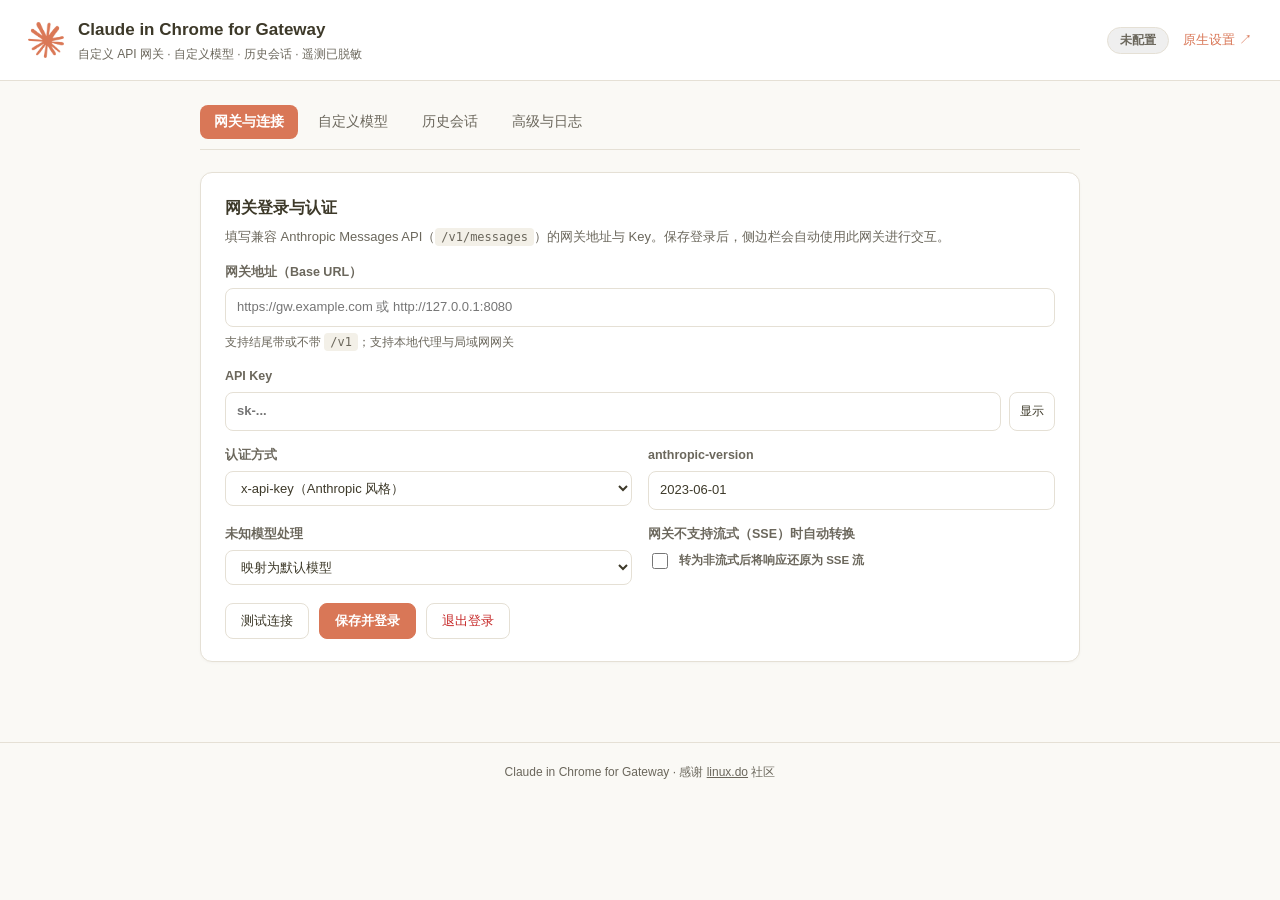
<file: gateway/index.html>
<!doctype html>
<html lang="zh-CN">
  <head>
    <meta charset="UTF-8" />
    <meta name="viewport" content="width=device-width, initial-scale=1.0" />
    <title>Claude in Chrome for Gateway · 网关与模型配置</title>
    <link rel="icon" type="image/png" href="/icon-128.png" />
    <link rel="stylesheet" href="gateway.css" />
    <script src="/gateway/shim.js"></script>
  </head>
  <body>
    <header class="topbar">
      <div class="brand">
        <img src="/icon-128.png" alt="" class="logo" />
        <div>
          <h1>Claude in Chrome for Gateway</h1>
          <p class="sub">自定义 API 网关 · 自定义模型 · 历史会话 · 遥测已脱敏</p>
        </div>
      </div>
      <div class="topbar-right">
        <span id="statusBadge" class="badge badge-off">未配置</span>
        <a href="/options.html#permissions" class="link" target="_blank">原生设置 ↗</a>
      </div>
    </header>

    <main>
      <!-- 选项卡导航 -->
      <nav class="nav-tabs" id="navTabs">
        <button type="button" class="tab-btn active" data-tab="tab-gateway">网关与连接</button>
        <button type="button" class="tab-btn" data-tab="tab-models">自定义模型</button>
        <button type="button" class="tab-btn" data-tab="tab-history">历史会话</button>
        <button type="button" class="tab-btn" data-tab="tab-advanced">高级与日志</button>
      </nav>

      <!-- ================= 选项卡 1：网关与连接 ================= -->
      <div id="tab-gateway" class="tab-pane">
        <section class="card" id="loginCard">
          <h2>网关登录与认证</h2>
          <p class="hint">填写兼容 Anthropic Messages API（<code>/v1/messages</code>）的网关地址与 Key。保存登录后，侧边栏会自动使用此网关进行交互。</p>

          <div class="grid">
            <label class="field span2">
              <span>网关地址（Base URL）</span>
              <input id="baseUrl" type="text" placeholder="https://gw.example.com 或 http://127.0.0.1:8080" autocomplete="off" />
              <small>支持结尾带或不带 <code>/v1</code>；支持本地代理与局域网网关</small>
            </label>

            <label class="field span2">
              <span>API Key</span>
              <span class="row">
                <input id="apiKey" type="password" placeholder="sk-..." autocomplete="off" />
                <button type="button" id="toggleKey" class="btn ghost sm">显示</button>
              </span>
            </label>

            <label class="field">
              <span>认证方式</span>
              <select id="authType">
                <option value="x-api-key">x-api-key（Anthropic 风格）</option>
                <option value="bearer">Authorization: Bearer（OpenAI 风格）</option>
              </select>
            </label>

            <label class="field">
              <span>anthropic-version</span>
              <input id="anthropicVersion" type="text" value="2023-06-01" />
            </label>

            <label class="field">
              <span>未知模型处理</span>
              <select id="unknownModelPolicy">
                <option value="map-default">映射为默认模型</option>
                <option value="passthrough">原样透传给网关</option>
              </select>
            </label>

            <label class="field">
              <span>网关不支持流式（SSE）时自动转换</span>
              <span class="checkline">
                <input id="gatewayNoStream" type="checkbox" />
                <small>转为非流式后将响应还原为 SSE 流</small>
              </span>
            </label>
          </div>

          <div class="actions">
            <button id="testBtn" class="btn ghost">测试连接</button>
            <button id="saveBtn" class="btn primary">保存并登录</button>
            <button id="logoutBtn" class="btn danger ghost">退出登录</button>
            <span id="loginMsg" class="msg"></span>
          </div>
          <div id="modelListRemote" class="remote-models hidden"></div>
        </section>
      </div>

      <!-- ================= 选项卡 2：自定义模型 ================= -->
      <div id="tab-models" class="tab-pane hidden">
        <section class="card">
          <h2>自定义模型与推理控制</h2>
          <p class="hint">配置模型 ID、推理参数及多模态能力开关。配置的模型将直接呈现在侧边栏的模型选择器中。</p>

          <div class="toolbar">
            <button id="addModelBtn" class="btn primary">＋ 添加模型</button>
            <button id="listModelsBtn" class="btn ghost">从网关拉取模型</button>
            <span class="spacer"></span>
            <label class="inline">
              默认模型
              <select id="defaultModelSel"></select>
            </label>
            <label class="inline">
              快速辅助模型
              <select id="fastModelSel"></select>
            </label>
          </div>

          <div id="modelList" class="model-list"></div>

          <!-- 模型编辑器 -->
          <div id="modelEditor" class="editor hidden">
            <h3 id="editorTitle">添加模型</h3>
            <div class="grid">
              <label class="field">
                <span>模型 ID（原样发给 API）*</span>
                <input id="m_id" type="text" placeholder="claude-3-7-sonnet-20250219 / gpt-4o / ..." />
              </label>
              <label class="field">
                <span>API 实际模型名（可选映射）</span>
                <input id="m_apiModel" type="text" placeholder="留空则与模型 ID 相同" />
              </label>
              <label class="field">
                <span>显示名称</span>
                <input id="m_name" type="text" placeholder="侧边栏选择器显示名称" />
              </label>
              <label class="field">
                <span>知识截止（可选）</span>
                <input id="m_knowledgeCutoff" type="text" placeholder="2025-01" />
              </label>
              <label class="field span2">
                <span>描述（可选）</span>
                <input id="m_description" type="text" placeholder="模型简要说明" />
              </label>
            </div>

            <h4>推理参数（留空 = 保持请求默认）</h4>
            <div class="grid">
              <label class="field"><span>temperature</span><input id="m_temperature" type="number" step="0.1" min="0" max="2" placeholder="留空" /></label>
              <label class="field"><span>top_p</span><input id="m_top_p" type="number" step="0.05" min="0" max="1" placeholder="留空" /></label>
              <label class="field"><span>top_k</span><input id="m_top_k" type="number" step="1" min="0" placeholder="留空" /></label>
              <label class="field"><span>max_tokens 上限</span><input id="m_max_output_tokens" type="number" step="1" min="1" placeholder="留空" /></label>
              <label class="field span2">
                <span>stop_sequences（逗号或换行分隔，可留空）</span>
                <textarea id="m_stop_sequences" rows="2" placeholder="END, ###"></textarea>
              </label>
              <label class="field">
                <span>思考能力（thinking）</span>
                <select id="m_thinking">
                  <option value="off">关闭</option>
                  <option value="budget">固定预算（budget_tokens）</option>
                  <option value="effort">努力程度（adaptive effort）</option>
                </select>
              </label>
              <label class="field" id="thinkingBudgetField">
                <span>thinking budget_tokens</span>
                <input id="m_thinking_budget" type="number" step="1" min="1024" placeholder="2048" />
              </label>
              <label class="field" id="thinkingEffortField">
                <span>thinking effort（推理努力程度）</span>
                <div class="row">
                  <select id="m_thinking_effort_preset">
                    <option value="low">low - 轻量快速（简单问答与查询）</option>
                    <option value="medium" selected>medium - 均衡推荐（Opus 5.5 / 3.7 默认甜点）</option>
                    <option value="high">high - 深度推理（代码开发、多步分析）</option>
                    <option value="xhigh">xhigh - 超强深度（高难度复杂问题）</option>
                    <option value="max">max - 极限思考（穷尽验证与极深分析）</option>
                    <option value="custom">自定义输入...</option>
                  </select>
                  <input id="m_thinking_effort" type="text" placeholder="努力程度值" value="medium" />
                </div>
                <small>可快速选择预设，也可在输入框中自由填写任意自定义值</small>
              </label>
              <label class="field span2">
                <span>系统提示词附加内容（可选追加）</span>
                <textarea id="m_systemAppend" rows="2" placeholder="追加在系统提示词末尾的指令…"></textarea>
              </label>
              <label class="field span2">
                <span>附加请求体参数（JSON，覆盖/新增参数）</span>
                <textarea id="m_extra" rows="2" placeholder="{}"></textarea>
              </label>
            </div>

            <h4>模态支持（不支持的内容将从请求中过滤并替换为占位符）</h4>
            <div class="modalities">
              <label class="checkline"><input id="m_mod_vision" type="checkbox" checked /><span>视觉（图片 / 截图）</span></label>
              <label class="checkline"><input id="m_mod_documents" type="checkbox" checked /><span>文件（PDF / 文档）</span></label>
              <label class="checkline"><input id="m_mod_tools" type="checkbox" checked /><span>工具调用（浏览器自动化必需）</span></label>
              <label class="checkline"><input id="m_mod_thinking" type="checkbox" checked /><span>思考块（thinking）</span></label>
              <label class="checkline"><input id="m_mod_caching" type="checkbox" checked /><span>提示缓存（cache_control）</span></label>
            </div>

            <div class="actions">
              <button id="modelSaveBtn" class="btn primary">保存模型</button>
              <button id="modelCancelBtn" class="btn ghost">取消</button>
              <span id="modelMsg" class="msg"></span>
            </div>
          </div>
        </section>
      </div>

      <!-- ================= 选项卡 3：历史会话 ================= -->
      <div id="tab-history" class="tab-pane hidden">
        <section class="card">
          <div class="row-between">
            <h2>历史会话记录</h2>
            <div class="history-actions">
              <input id="historySearch" type="text" class="sm-input" placeholder="搜索会话..." />
              <button id="exportHistoryBtn" class="btn ghost sm">导出全部 (JSON)</button>
              <button id="clearHistoryBtn" class="btn danger ghost sm">清空历史</button>
            </div>
          </div>
          <p class="hint">在侧边栏与 Claude 的交互会话会自动保存在本地存储中，便于随时复查、导出或追溯。</p>
          <div id="historyList" class="history-list"></div>
          <div id="historyViewer" class="history-viewer hidden">
            <div class="row-between viewer-header">
              <h3 id="viewerTitle">会话详情</h3>
              <div class="actions-sm">
                <button id="restoreHistoryBtn" class="btn primary sm">恢复到侧边栏</button>
                <button id="copyHistoryBtn" class="btn ghost sm">复制 Markdown</button>
                <button id="closeViewerBtn" class="btn ghost sm">关闭详情</button>
              </div>
            </div>
            <div id="viewerMessages" class="viewer-messages"></div>
          </div>
        </section>
      </div>

      <!-- ================= 选项卡 4：高级与日志 ================= -->
      <div id="tab-advanced" class="tab-pane hidden">
        <section class="card">
          <h2>全局网站权限（直接允许所有网站）</h2>
          <p class="hint">默认情况下 Claude 会针对每个新域名弹出操作确认授权。开启此项后，将全局自动放行所有网站的操作请求，无需逐站确认。</p>
          <div class="checkline" style="margin-top: 10px;">
            <input id="allowAllSitesCheckbox" type="checkbox" />
            <label for="allowAllSitesCheckbox" style="cursor: pointer; font-weight: 500;">直接允许所有网站（跳过权限确认弹窗）</label>
          </div>
        </section>

        <section class="card">
          <h2>系统提示词与请求头</h2>
          <div class="grid">
            <label class="field span2">
              <span>系统提示词（留空使用内置默认智能体指令）</span>
              <textarea id="systemPrompt" rows="4" placeholder="留空 = 内置默认（完整浏览器智能体指令）"></textarea>
            </label>
            <label class="field span2">
              <span>附加请求头（JSON，可留空）</span>
              <textarea id="extraHeaders" rows="2" placeholder='{"X-Custom-Header": "value"}'></textarea>
            </label>
            <label class="field span2">
              <span>附加 anthropic-beta（逗号分隔，可留空）</span>
              <input id="betas" type="text" placeholder="e.g. pdfs-2024-09-25" />
            </label>
          </div>
        </section>

        <section class="card">
          <h2>配置导入与导出</h2>
          <div class="actions">
            <button id="exportBtn" class="btn ghost">导出配置 JSON</button>
            <label class="btn ghost filebtn">导入配置 JSON<input id="importInput" type="file" accept="application/json" hidden /></label>
            <button id="resetBtn" class="btn danger ghost">恢复默认（清空全部配置）</button>
            <span id="cfgMsg" class="msg"></span>
          </div>
        </section>

        <section class="card">
          <h2>运行状态与请求日志</h2>
          <p class="hint small" id="shimStatus">检查状态中…</p>
          <div id="diagList" class="diag-list"></div>
          <div class="actions">
            <button id="diagRefreshBtn" class="btn ghost">刷新日志</button>
            <button id="diagClearBtn" class="btn danger ghost">清空日志记录</button>
            <button id="diagReloadBtn" class="btn ghost">重载扩展</button>
          </div>
        </section>
      </div>
    </main>

    <footer>
      Claude in Chrome for Gateway · 感谢 <a href="https://linux.do" target="_blank" style="color:inherit;text-decoration:underline;">linux.do</a> 社区
    </footer>

    <script src="gateway.js"></script>
  </body>
</html>
</file>
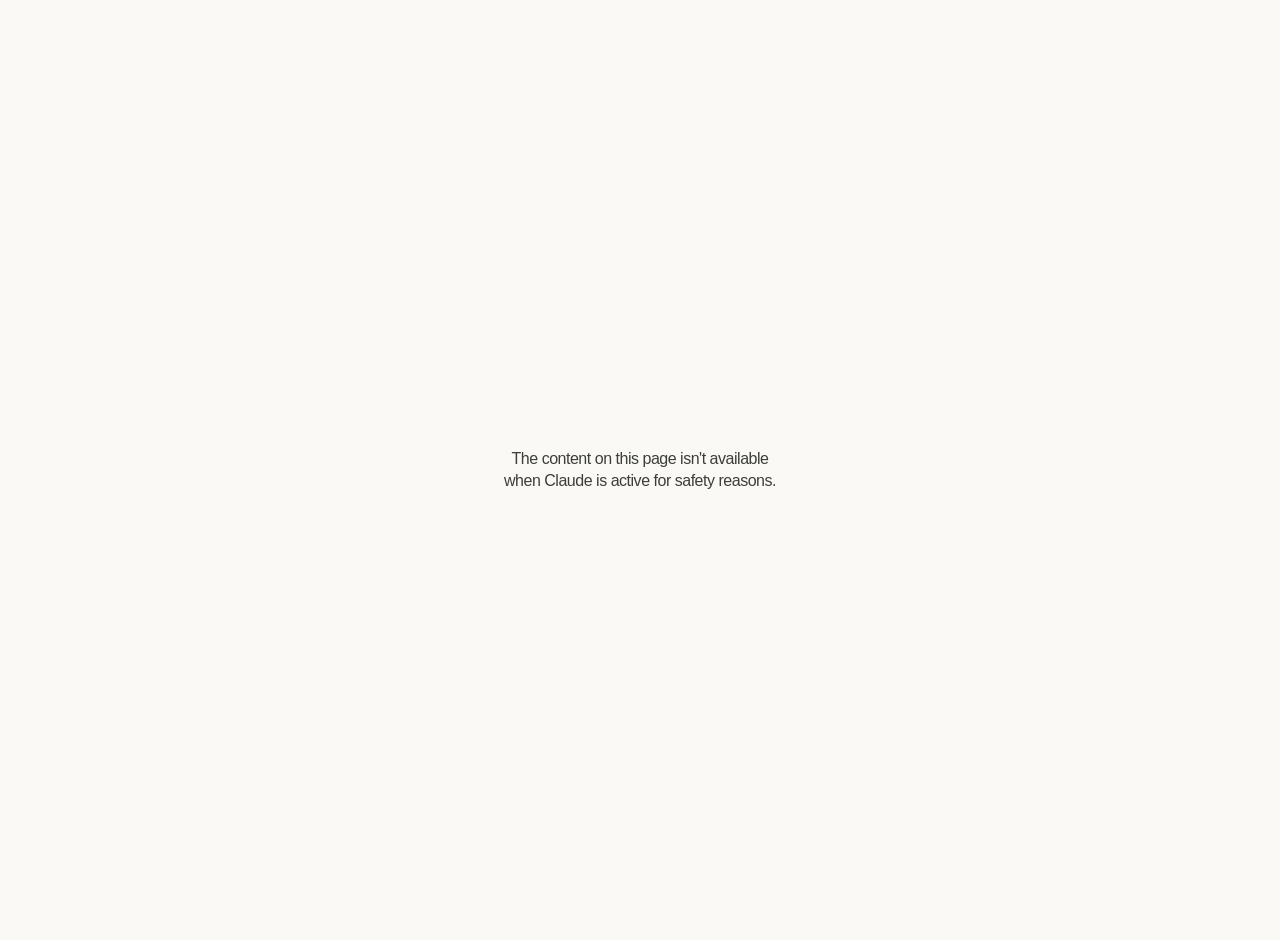
<file: blocked.html>
<!doctype html>
<html lang="en">
  <head>
    <meta charset="UTF-8" />
    <meta name="viewport" content="width=device-width, initial-scale=1.0" />
    <title>Page Blocked</title>
    <style>
      :root {
        /* Light mode colors */
        --bg-100: hsl(48 33.3% 97.1%);
        --text-300: #3d3d3a;
      }

      @media (prefers-color-scheme: dark) {
        :root {
          /* Dark mode colors */
          --bg-100: hsl(60 2.7% 14.5%);
          --text-300: hsl(60 2.5% 66.5%);
        }
      }

      body {
        background: var(--bg-100);
        margin: 0;
        padding: 20px;
        min-height: 100vh;
        display: flex;
        justify-content: center;
        align-items: center;
      }

      p {
        font-family:
          -apple-system, BlinkMacSystemFont, "Segoe UI", Roboto,
          "Helvetica Neue", Arial, sans-serif;
        font-size: 16px;
        font-style: normal;
        font-weight: 400;
        line-height: 140%;
        letter-spacing: -0.48px;
        color: var(--text-300);
        text-align: center;
        margin: 0;
        font-feature-settings: "salt" on;
        max-width: 600px;
      }
    </style>
  </head>
  <body>
    <p>
      The content on this page isn't available<br />when Claude is active for
      safety reasons.
    </p>
  </body>
</html>
</file>
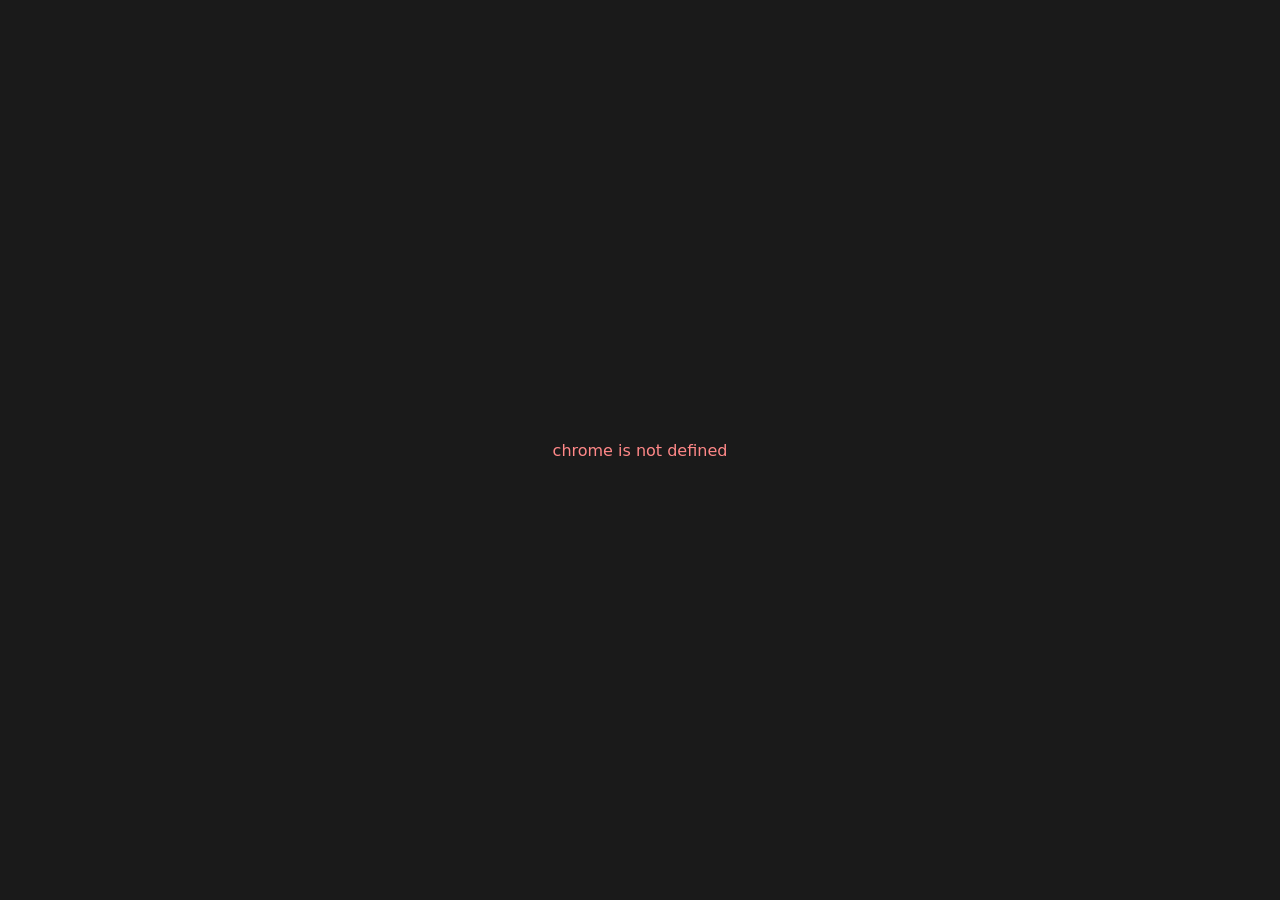
<file: gif_viewer.html>
<!doctype html>
<html>
  <head>
    <title>GIF Export - Claude</title>
    <style>
      * {
        margin: 0;
        padding: 0;
        box-sizing: border-box;
      }
      body {
        background: #1a1a1a;
        min-height: 100vh;
        display: flex;
        justify-content: center;
        align-items: center;
      }
      img {
        max-width: 100%;
        max-height: 100vh;
        object-fit: contain;
      }
      .error {
        font-family:
          system-ui,
          -apple-system,
          sans-serif;
        color: #ff8888;
        padding: 24px;
        text-align: center;
      }
    </style>
  </head>
  <body>
    <div id="content"></div>
    <script src="gif_viewer.js"></script>
  </body>
</html>
</file>
<file: gateway/gateway.css>
/* gateway.css — 网关设置页样式（遵循 Claude 原生界面风格） */
:root {
  --bg: #faf9f5;
  --card: #ffffff;
  --text: #3d3929;
  --text-2: #6b675c;
  --border: #e5e0d5;
  --brand: #d97757;
  --brand-dark: #c4633f;
  --ok: #2e7d32;
  --err: #c62828;
  --warn: #b26a00;
  --code-bg: #f3f0e8;
  --input-bg: #ffffff;
}

@media (prefers-color-scheme: dark) {
  :root {
    --bg: #262624;
    --card: #30302e;
    --text: #f5f4ef;
    --text-2: #c2c0b8;
    --border: #4a4844;
    --code-bg: #3a3835;
    --input-bg: #262624;
  }
}

* { box-sizing: border-box; }
body {
  margin: 0;
  background: var(--bg);
  color: var(--text);
  font: 14px/1.6 -apple-system, BlinkMacSystemFont, "Segoe UI", Roboto, "PingFang SC", "Microsoft YaHei", sans-serif;
  -webkit-font-smoothing: antialiased;
}

code {
  background: var(--code-bg);
  padding: 2px 6px;
  border-radius: 4px;
  font-size: 12px;
  font-family: ui-monospace, SFMono-Regular, Menlo, Monaco, Consolas, monospace;
}

/* 独立页面顶部栏 */
.topbar {
  display: flex;
  align-items: center;
  justify-content: space-between;
  padding: 16px 28px;
  border-bottom: 1px solid var(--border);
  gap: 16px;
  flex-wrap: wrap;
  background: var(--card);
}
.brand { display: flex; align-items: center; gap: 14px; }
.logo { width: 36px; height: 36px; border-radius: 8px; }
.topbar h1 { margin: 0; font-size: 17px; font-weight: 600; }
.sub { margin: 2px 0 0; color: var(--text-2); font-size: 12px; }
.topbar-right { display: flex; align-items: center; gap: 14px; }
.link { color: var(--brand); text-decoration: none; font-size: 13px; font-weight: 500; }
.link:hover { text-decoration: underline; }

.badge {
  padding: 3px 12px;
  border-radius: 999px;
  font-size: 12px;
  font-weight: 600;
  border: 1px solid transparent;
}
.badge-on { background: rgba(46, 125, 50, 0.12); color: var(--ok); border-color: var(--ok); }
.badge-warn { background: rgba(178, 106, 0, 0.12); color: var(--warn); border-color: var(--warn); }
.badge-off { background: rgba(120, 120, 120, 0.12); color: var(--text-2); border-color: var(--border); }

main {
  max-width: 920px;
  margin: 0 auto;
  padding: 24px 20px 60px;
}

/* 选项卡导航 */
.nav-tabs {
  display: flex;
  gap: 6px;
  border-bottom: 1px solid var(--border);
  padding: 0 0 10px 0;
  margin-bottom: 22px;
}
.tab-btn {
  background: transparent;
  border: none;
  font: inherit;
  font-size: 13.5px;
  font-weight: 500;
  color: var(--text-2);
  padding: 6px 14px;
  border-radius: 8px;
  cursor: pointer;
  transition: all 0.15s ease;
}
.tab-btn:hover {
  color: var(--text);
  background: rgba(0, 0, 0, 0.04);
}
@media (prefers-color-scheme: dark) {
  .tab-btn:hover {
    background: rgba(255, 255, 255, 0.06);
  }
}
.tab-btn.active {
  color: #fff;
  background: var(--brand);
  font-weight: 600;
}
.tab-pane.hidden {
  display: none !important;
}

/* 卡片 */
.card {
  background: var(--card);
  border: 1px solid var(--border);
  border-radius: 12px;
  padding: 22px 24px;
  margin-bottom: 20px;
  box-shadow: 0 1px 3px rgba(0,0,0,0.03);
}
.card h2 { margin: 0 0 6px; font-size: 16px; font-weight: 600; }
.card h3 { margin: 18px 0 10px; font-size: 15px; font-weight: 600; }
.card h4 { margin: 18px 0 10px; font-size: 13px; color: var(--text-2); font-weight: 600; }
.hint { color: var(--text-2); margin: 0 0 16px; font-size: 13px; line-height: 1.5; }
.hint.small { font-size: 12px; margin-top: 14px; }

/* 表单网格 */
.grid { display: grid; grid-template-columns: 1fr 1fr; gap: 14px 16px; }
.field { display: flex; flex-direction: column; gap: 6px; }
.field.span2 { grid-column: span 2; }
.field > span { font-size: 12.5px; font-weight: 600; color: var(--text-2); }
.field small { color: var(--text-2); font-size: 11.5px; }

input[type="text"], input[type="password"], input[type="number"], select, textarea {
  background: var(--input-bg);
  color: var(--text);
  border: 1px solid var(--border);
  border-radius: 8px;
  padding: 8px 11px;
  font: inherit;
  font-size: 13px;
  width: 100%;
  transition: border-color 0.15s, box-shadow 0.15s;
}
textarea {
  resize: vertical;
  font-family: ui-monospace, SFMono-Regular, Menlo, Monaco, Consolas, monospace;
  font-size: 12px;
}
input:focus, select:focus, textarea:focus {
  outline: none;
  border-color: var(--brand);
  box-shadow: 0 0 0 2px rgba(217, 119, 87, 0.2);
}
.row { display: flex; gap: 8px; }
.row input { flex: 1; }

.checkline { display: flex; align-items: center; gap: 8px; font-size: 13px; cursor: pointer; }
.checkline input { width: 16px; height: 16px; accent-color: var(--brand); }
.modalities { display: flex; flex-wrap: wrap; gap: 10px 22px; margin-top: 6px; }

/* 操作按钮 */
.actions { display: flex; align-items: center; gap: 10px; margin-top: 18px; flex-wrap: wrap; }
.toolbar { display: flex; align-items: center; gap: 12px; margin-bottom: 16px; flex-wrap: wrap; }
.toolbar .spacer { flex: 1; }
.inline { display: flex; align-items: center; gap: 8px; font-size: 13px; color: var(--text-2); }
.inline select { width: auto; min-width: 160px; }

.btn {
  border: 1px solid var(--border);
  background: var(--card);
  color: var(--text);
  padding: 7px 15px;
  border-radius: 8px;
  cursor: pointer;
  font: inherit;
  font-size: 13px;
  font-weight: 500;
  transition: all 0.15s ease;
  display: inline-flex;
  align-items: center;
  justify-content: center;
}
.btn:hover { border-color: var(--brand); color: var(--brand); }
.btn.primary { background: var(--brand); border-color: var(--brand); color: #fff; font-weight: 600; }
.btn.primary:hover { background: var(--brand-dark); border-color: var(--brand-dark); color: #fff; }
.btn.ghost { background: transparent; }
.btn.danger { color: var(--err); }
.btn.danger:hover { border-color: var(--err); background: rgba(198, 40, 40, 0.05); }
.btn.sm { padding: 4px 10px; font-size: 12px; }
.btn.filebtn { position: relative; overflow: hidden; }

.msg { font-size: 12.5px; margin-left: 6px; }
.msg.ok { color: var(--ok); }
.msg.err { color: var(--err); }

/* 模型列表 */
.model-list { display: flex; flex-direction: column; gap: 10px; }
.model-card {
  display: flex;
  justify-content: space-between;
  gap: 14px;
  border: 1px solid var(--border);
  border-radius: 10px;
  padding: 12px 14px;
  background: var(--bg);
}
.mc-main { min-width: 0; }
.mc-title { display: flex; align-items: center; gap: 8px; flex-wrap: wrap; }
.mc-title strong { font-size: 14px; }
.mc-title code { font-size: 11px; }
.mc-desc { color: var(--text-2); font-size: 12px; margin-top: 3px; }
.mc-meta { color: var(--text-2); font-size: 11.5px; margin-top: 4px; }
.mc-actions { display: flex; flex-direction: column; gap: 6px; }

.tag {
  font-size: 11px;
  padding: 1px 7px;
  border-radius: 999px;
  background: rgba(217, 119, 87, 0.12);
  color: var(--brand);
  border: 1px solid var(--brand);
}
.tag-fast { background: rgba(46, 125, 50, 0.12); color: var(--ok); border-color: var(--ok); }
.empty {
  border: 1px dashed var(--border);
  border-radius: 10px;
  padding: 24px;
  text-align: center;
  color: var(--text-2);
  font-size: 13px;
}

.editor {
  border: 1px solid var(--brand);
  border-radius: 10px;
  padding: 16px 18px;
  margin-top: 16px;
  background: var(--bg);
}
.editor.hidden { display: none; }

footer {
  text-align: center;
  color: var(--text-2);
  font-size: 12px;
  padding: 20px;
  border-top: 1px solid var(--border);
}

.remote-models {
  margin-top: 12px;
  padding: 12px;
  border: 1px dashed var(--border);
  border-radius: 8px;
  display: flex;
  flex-wrap: wrap;
  gap: 8px;
  align-items: center;
}
.remote-models.hidden { display: none; }
.rm-title { width: 100%; font-size: 12px; color: var(--text-2); }
.rm-item { font-family: ui-monospace, SFMono-Regular, Menlo, Monaco, Consolas, monospace; font-size: 12px; }

/* 诊断与调用日志 */
.diag-list { display: flex; flex-direction: column; gap: 8px; margin-top: 12px; }
.diag-item {
  border: 1px solid var(--border);
  border-left: 3px solid var(--err);
  border-radius: 8px;
  padding: 10px 12px;
  font-size: 12px;
  background: var(--bg);
}
.diag-item.diag-info { border-left-color: var(--ok); }
.diag-head { color: var(--text-2); font-size: 11px; margin-bottom: 4px; }
.diag-msg { font-weight: 600; word-break: break-all; }
.diag-stack {
  margin: 6px 0 0;
  padding: 8px;
  background: var(--code-bg);
  border-radius: 6px;
  font-size: 11px;
  max-height: 160px;
  overflow: auto;
  white-space: pre-wrap;
  word-break: break-all;
}

/* ================= 历史会话样式 ================= */
.row-between { display: flex; align-items: center; justify-content: space-between; gap: 12px; flex-wrap: wrap; }
.history-actions { display: flex; align-items: center; gap: 8px; flex-wrap: wrap; }
.sm-input { padding: 4px 10px; border: 1px solid var(--border); border-radius: 6px; font-size: 12px; background: var(--input-bg); color: var(--text); }
.history-list { display: flex; flex-direction: column; gap: 8px; margin-top: 14px; max-height: 520px; overflow-y: auto; }
.history-item {
  border: 1px solid var(--border);
  border-radius: 8px;
  padding: 10px 12px;
  background: var(--bg);
  cursor: pointer;
  transition: all 0.15s ease;
}
.history-item:hover { border-color: var(--brand); background: var(--card); }
.hi-head { display: flex; align-items: center; justify-content: space-between; gap: 10px; margin-bottom: 4px; }
.hi-title { font-weight: 600; font-size: 13px; color: var(--text); }
.hi-meta { font-size: 11px; color: var(--text-2); display: flex; align-items: center; gap: 6px; }
.hi-preview { font-size: 12px; color: var(--text-2); white-space: nowrap; overflow: hidden; text-overflow: ellipsis; }
.hi-actions { display: flex; gap: 6px; margin-top: 6px; justify-content: flex-end; }
.history-empty { text-align: center; padding: 28px 14px; color: var(--text-2); font-size: 13px; }

.history-viewer {
  margin-top: 14px;
  border: 1px solid var(--border);
  border-radius: 8px;
  background: var(--card);
  padding: 12px 14px;
}
.viewer-header { border-bottom: 1px solid var(--border); padding-bottom: 8px; margin-bottom: 10px; }
.viewer-messages { display: flex; flex-direction: column; gap: 8px; max-height: 400px; overflow-y: auto; padding: 2px; }
.msg-bubble { padding: 8px 12px; border-radius: 8px; font-size: 12.5px; line-height: 1.5; white-space: pre-wrap; word-break: break-word; }
.msg-bubble.user { background: var(--code-bg); border-left: 3px solid var(--brand); margin-left: 12px; }
.msg-bubble.assistant { background: var(--bg); border: 1px solid var(--border); margin-right: 12px; }
.msg-role { font-weight: 600; font-size: 10.5px; text-transform: uppercase; margin-bottom: 3px; color: var(--text-2); }

/* ================== 内嵌侧边栏样式（embed=1） ================== */
body.is-embedded {
  background: transparent;
}
body.is-embedded .topbar { display: none; }
body.is-embedded footer { display: none; }
body.is-embedded main {
  padding: 12px 14px 28px;
  max-width: 100%;
}
body.is-embedded .nav-tabs {
  margin-bottom: 14px;
  padding-bottom: 6px;
  overflow-x: auto;
}
body.is-embedded .tab-btn {
  padding: 5px 11px;
  font-size: 12.5px;
}
body.is-embedded .card {
  padding: 14px 14px;
  margin-bottom: 12px;
  border-radius: 10px;
}
body.is-embedded .grid {
  grid-template-columns: 1fr 1fr;
  gap: 14px 16px;
}
body.is-embedded .field.span2 {
  grid-column: span 2;
}

@media (max-width: 680px) {
  body.is-embedded .grid {
    grid-template-columns: 1fr;
    gap: 12px;
  }
  body.is-embedded .field.span2 {
    grid-column: span 1;
  }
}

@media (max-width: 720px) {
  .grid { grid-template-columns: 1fr; }
  .field.span2 { grid-column: span 1; }
  .model-card { flex-direction: column; }
  .mc-actions { flex-direction: row; flex-wrap: wrap; }
}
</file>
